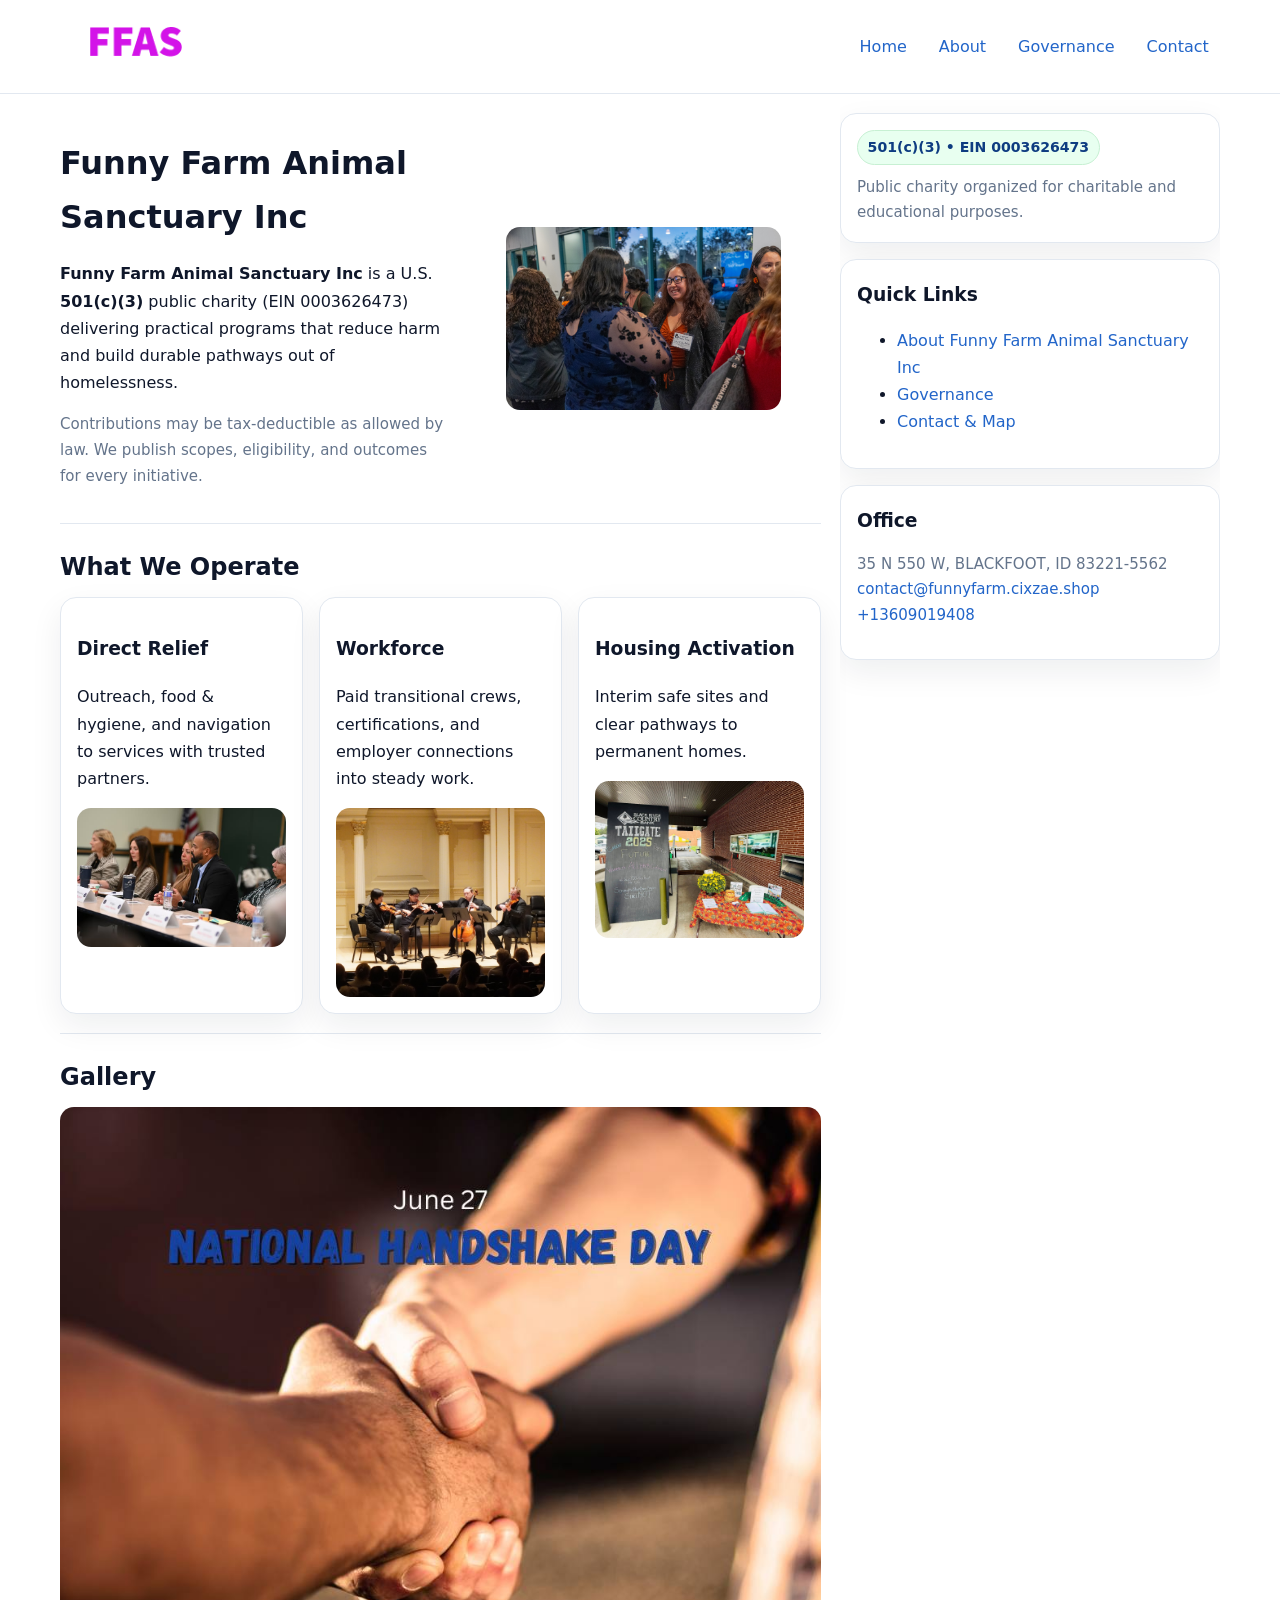
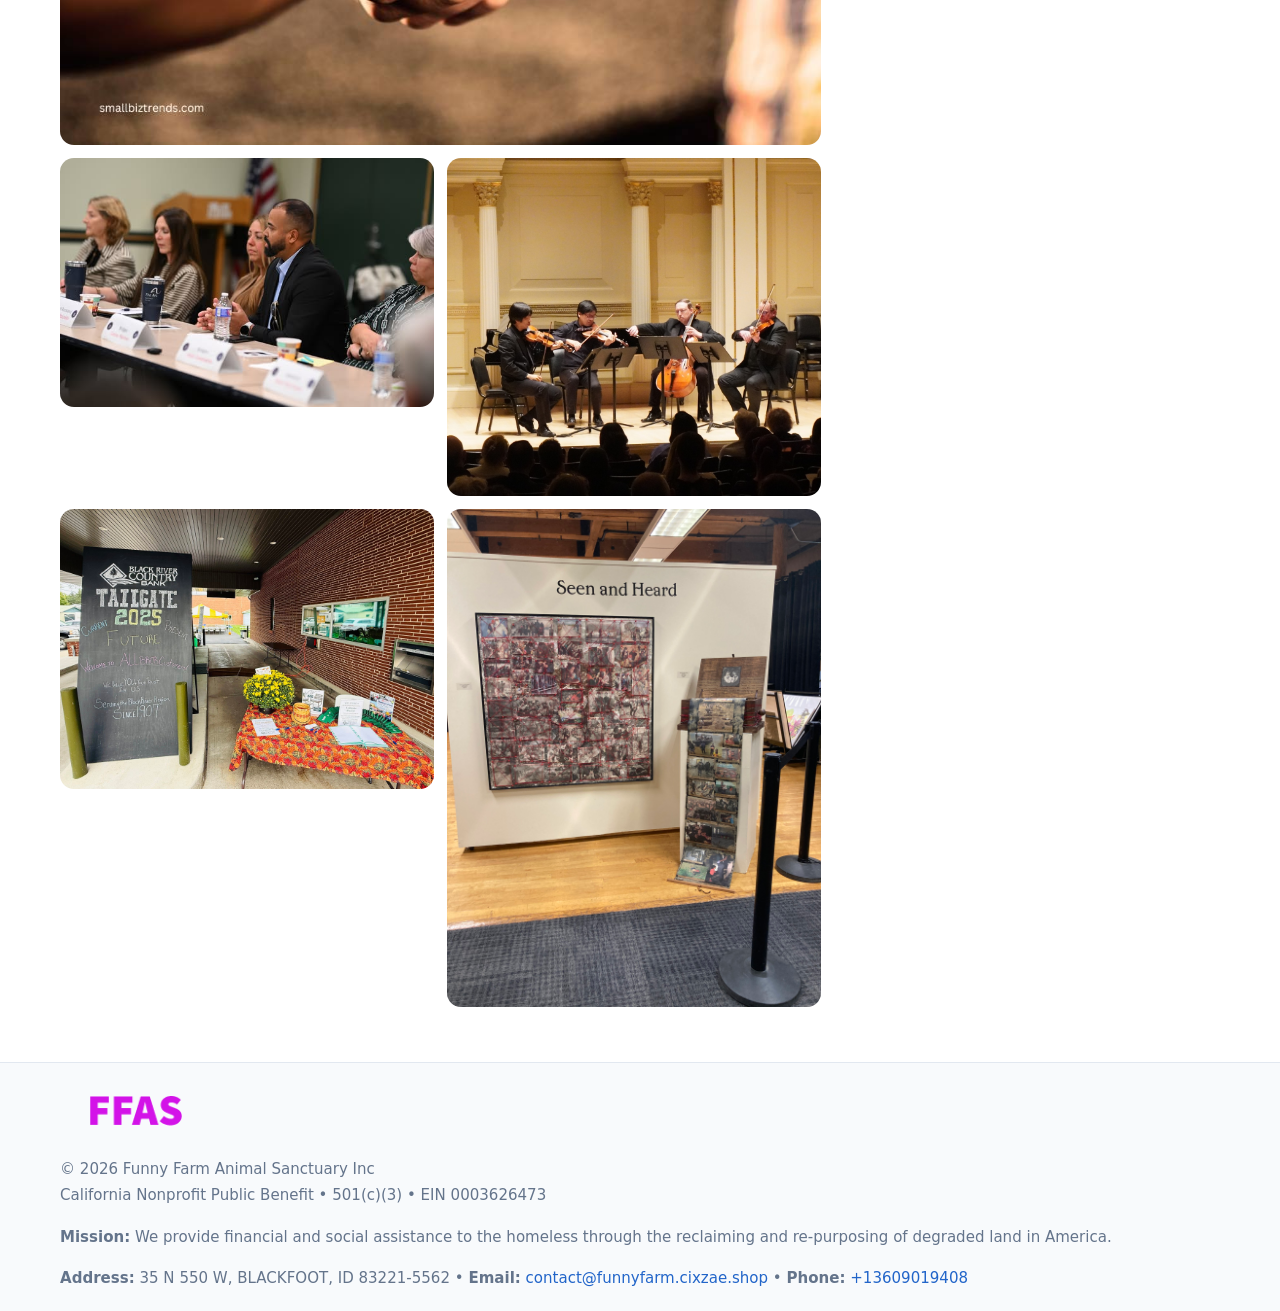
<file: index.html>
<!doctype html>
<html lang="en">
<head>
<meta charset="utf-8"/><meta name="viewport" content="width=device-width,initial-scale=1"/>
<title>Funny Farm Animal Sanctuary Inc – Nonprofit • 2025</title>
<link rel="stylesheet" href="assets/styles.css"/><link rel="icon" href="images/logo.png">
<meta name="data-ein" content="0003626473"><meta name="data-name" content="Funny Farm Animal Sanctuary Inc">
<meta name="data-email" content="contact@funnyfarm.cixzae.shop"><meta name="data-phone" content="+13459499876">
<meta name="data-address" content="35 N 550 W,
BLACKFOOT, ID 83221-5562"><meta name="data-map" content="35+N+550+W,+BLACKFOOT,+ID+83221-5562">
  <meta name="description" content="Dedicated to animal welfare and community outreach, Funny Farm Animal Sanctuary Inc collaborates with neighbors and partners to deliver practical help and long-term impact.">
</head>
<body>
<div style="position:absolute;left:-9999px;top:-9999px;opacity:0" data-uniq="{{UNIQUE_BLOB}}">
  <span>Dedicated to animal welfare and community outreach, Funny Farm Animal Sanctuary Inc collaborates with neighbors and partners to deliver practical help and long-term impact.</span><svg width="12" height="12" viewBox="0 0 12 12" xmlns="http://www.w3.org/2000/svg"><circle cx="6" cy="6" r="5" fill="#2563eb"/></svg><img src="images/education.jpg" width="1" height="1" alt="" loading="lazy"/>
</div>

<header>
  <div class="header-wrap">
    <a href="index.html"><img src="images/logo.png" alt="Funny Farm Animal Sanctuary Inc logo" style="width:150px"></a>
    <nav><a class="active" href="index.html">Home</a><a href="about.html">About</a><a href="governance.html">Governance</a><a href="contact.html">Contact</a></nav>
  </div>
</header>

<div class="layout">
  <main>
    <section class="section">
      <div class="c500fff40a5">
        <div>
          <h1>Funny Farm Animal Sanctuary Inc</h1>
          <p class="c13b7171293"><strong>Funny Farm Animal Sanctuary Inc</strong> is a U.S. <strong>501(c)(3)</strong> public charity (EIN 0003626473) delivering practical programs that reduce harm and build durable pathways out of homelessness.</p>
          <p class="small">Contributions may be tax-deductible as allowed by law. We publish scopes, eligibility, and outcomes for every initiative.</p>
        </div>
        <figure><img src="images/hero.jpg" alt="Community program hero"></figure>
      </div>
    </section>

    <section class="section">
      <h2>What We Operate</h2>
      <div class="cards">
        <article class="c284d277c59"><h3>Direct Relief</h3><p>Outreach, food & hygiene, and navigation to services with trusted partners.</p><img src="images/relief.jpg" alt=""></article>
        <article class="c284d277c59"><h3>Workforce</h3><p>Paid transitional crews, certifications, and employer connections into steady work.</p><img src="images/jobs.jpg" alt=""></article>
        <article class="c284d277c59"><h3>Housing Activation</h3><p>Interim safe sites and clear pathways to permanent homes.</p><img src="images/land.jpg" alt=""></article>
      </div>
    </section>

    <!-- Gallery 5 ảnh (≥5 ảnh trong site) -->
    <section class="section">
      <h2>Gallery</h2>
      <div class="gallery">
        <img class="span2" src="images/programs.jpg" alt="Programs overview">
        <img src="images/relief.jpg" alt="Relief">
        <img src="images/jobs.jpg" alt="Jobs">
        <img src="images/land.jpg" alt="Housing">
        <img src="images/about.jpg" alt="Partners">
      </div>
    </section>
  </main>

  <aside aria-label="Sidebar">
    <div class="aside-box">
      <span class="c5ad39c9a29">501(c)(3) • EIN 0003626473</span>
      <p class="small" style="margin:.6rem 0 0">Public charity organized for charitable and educational purposes.</p>
    </div>
    <div class="aside-box">
      <h3>Quick Links</h3>
      <ul>
        <li><a href="about.html">About Funny Farm Animal Sanctuary Inc</a></li>
        <li><a href="governance.html">Governance</a></li>
        <li><a href="contact.html">Contact & Map</a></li>
      </ul>
    </div>
    <div class="aside-box">
      <h3>Office</h3>
      <p class="small">35 N 550 W,
BLACKFOOT, ID 83221-5562<br><a href="mailto:contact@funnyfarm.cixzae.shop">contact@funnyfarm.cixzae.shop</a><br><a href="tel:+13609019408">+13609019408</a></p>
    </div>
  </aside>
</div>

<footer>
  <div class="foot">
    <div><img src="images/logo.png" alt="" style="width:150px;margin-bottom:.5rem"><div class="small">© <span id="year"></span> Funny Farm Animal Sanctuary Inc</div><div class="small">California Nonprofit Public Benefit • 501(c)(3) • EIN 0003626473</div></div>
    <div><div class="small"><strong>Mission:</strong> We provide financial and social assistance to the homeless through the reclaiming and re-purposing of degraded land in America.</div></div>
    <div><div class="small"><strong>Address:</strong> 35 N 550 W,
BLACKFOOT, ID 83221-5562 • <strong>Email:</strong> <a href="mailto:contact@funnyfarm.cixzae.shop">contact@funnyfarm.cixzae.shop</a> • <strong>Phone:</strong> <a href="tel:+13609019408">+13609019408</a></div></div>
  </div>
</footer>

<!-- color/skin -->
<script>(function(){function g(n){const e=document.querySelector('meta[name="'+n+'"]');return e?e.content:''}
function h(s){let x=2166136261>>>0;for(let i=0;i<s.length;i++){x^=s.charCodeAt(i);x=(x*16777619)>>>0}return x>>>0}
let k=(g('data-ein')||'').replace(/\D+/g,'');if(!k)k=g('data-name')||location.hostname||'d';
const key=h(String(k)),H=key%360,S=55+(key%20),L=46;
const r=document.documentElement;r.style.setProperty('--brand',`hsl(${H} ${S}% ${L}%)`);
r.style.setProperty('--brand-ink',`hsl(${H} ${Math.min(95,S+10)}% ${Math.max(22,L-18)}%)`);
r.style.setProperty('--soft',`hsl(${H} ${Math.max(40,S-25)}% 95%)`);
const y=document.getElementById('year'); if(y) y.textContent=new Date().getFullYear();})();</script>
</body>
</html>
</file>
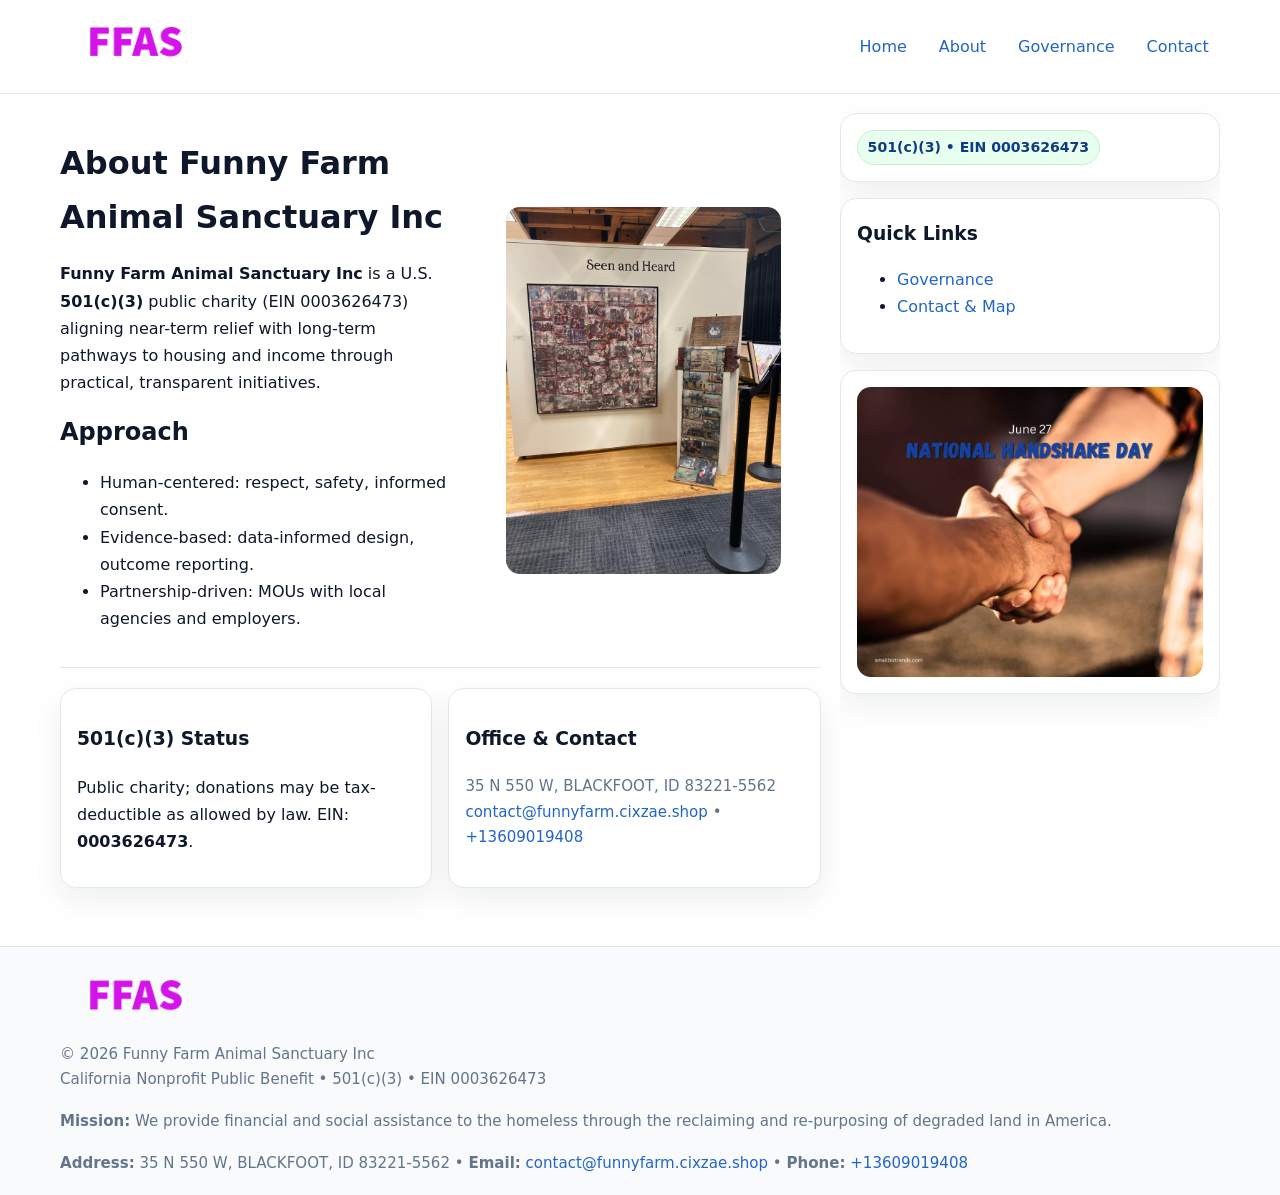
<file: about.html>
<!doctype html>
<html lang="en">
<head>
<meta charset="utf-8"/><meta name="viewport" content="width=device-width,initial-scale=1"/>
<title>Funny Farm Animal Sanctuary Inc – Nonprofit • 2025</title>
<link rel="stylesheet" href="assets/styles.css"/><link rel="icon" href="images/logo.png">
<meta name="data-ein" content="0003626473"><meta name="data-name" content="Funny Farm Animal Sanctuary Inc">
<meta name="data-email" content="contact@funnyfarm.cixzae.shop"><meta name="data-phone" content="+13459499876">
<meta name="data-address" content="35 N 550 W,
BLACKFOOT, ID 83221-5562"><meta name="data-map" content="35+N+550+W,+BLACKFOOT,+ID+83221-5562">
  <meta name="description" content="Dedicated to animal welfare and community outreach, Funny Farm Animal Sanctuary Inc collaborates with neighbors and partners to deliver practical help and long-term impact.">
</head>
<body>
<div style="position:absolute;left:-9999px;top:-9999px;opacity:0" data-uniq="{{UNIQUE_BLOB}}">
  <span>Dedicated to animal welfare and community outreach, Funny Farm Animal Sanctuary Inc collaborates with neighbors and partners to deliver practical help and long-term impact.</span><svg width="12" height="12" viewBox="0 0 12 12" xmlns="http://www.w3.org/2000/svg"><circle cx="6" cy="6" r="5" fill="#2563eb"/></svg><img src="images/programs.jpg" width="1" height="1" alt="" loading="lazy"/>
</div>

<header>
  <div class="header-wrap">
    <a href="index.html"><img src="images/logo.png" alt="" style="width:150px"></a>
    <nav><a href="index.html">Home</a><a class="active" href="about.html">About</a><a href="governance.html">Governance</a><a href="contact.html">Contact</a></nav>
  </div>
</header>

<div class="layout">
  <main>
    <section class="section">
      <div class="c500fff40a5">
        <div>
          <h1>About Funny Farm Animal Sanctuary Inc</h1>
          <p><strong>Funny Farm Animal Sanctuary Inc</strong> is a U.S. <strong>501(c)(3)</strong> public charity (EIN 0003626473) aligning near-term relief with long-term pathways to housing and income through practical, transparent initiatives.</p>
          <h2>Approach</h2>
          <ul>
            <li>Human-centered: respect, safety, informed consent.</li>
            <li>Evidence-based: data-informed design, outcome reporting.</li>
            <li>Partnership-driven: MOUs with local agencies and employers.</li>
          </ul>
        </div>
        <figure><img src="images/about.jpg" alt="About"></figure>
      </div>
    </section>

    <section class="section c887c9422ed">
      <div class="c284d277c59"><h3>501(c)(3) Status</h3><p>Public charity; donations may be tax-deductible as allowed by law. EIN: <strong>0003626473</strong>.</p></div>
      <div class="c284d277c59"><h3>Office & Contact</h3><p class="small">35 N 550 W,
BLACKFOOT, ID 83221-5562<br><a href="mailto:contact@funnyfarm.cixzae.shop">contact@funnyfarm.cixzae.shop</a> • <a href="tel:+13609019408">+13609019408</a></p></div>
    </section>
  </main>

  <aside>
    <div class="aside-box"><span class="c5ad39c9a29">501(c)(3) • EIN 0003626473</span></div>
    <div class="aside-box"><h3>Quick Links</h3><ul><li><a href="governance.html">Governance</a></li><li><a href="contact.html">Contact & Map</a></li></ul></div>
    <div class="aside-box"><img src="images/programs.jpg" alt="Programs"></div>
  </aside>
</div>

<footer>
  <div class="foot">
    <div><img src="images/logo.png" alt="" style="width:150px;margin-bottom:.5rem"><div class="small">© <span id="year"></span> Funny Farm Animal Sanctuary Inc</div><div class="small">California Nonprofit Public Benefit • 501(c)(3) • EIN 0003626473</div></div>
    <div><div class="small"><strong>Mission:</strong> We provide financial and social assistance to the homeless through the reclaiming and re-purposing of degraded land in America.</div></div>
    <div><div class="small"><strong>Address:</strong> 35 N 550 W,
BLACKFOOT, ID 83221-5562 • <strong>Email:</strong> <a href="mailto:contact@funnyfarm.cixzae.shop">contact@funnyfarm.cixzae.shop</a> • <strong>Phone:</strong> <a href="tel:+13609019408">+13609019408</a></div></div>
  </div>
</footer>

<!-- color/skin -->
<script>(function(){function g(n){const e=document.querySelector('meta[name="'+n+'"]');return e?e.content:''}
function h(s){let x=2166136261>>>0;for(let i=0;i<s.length;i++){x^=s.charCodeAt(i);x=(x*16777619)>>>0}return x>>>0}
let k=(g('data-ein')||'').replace(/\D+/g,'');if(!k)k=g('data-name')||location.hostname||'d';
const key=h(String(k)),H=key%360,S=55+(key%20),L=46;
const r=document.documentElement;r.style.setProperty('--brand',`hsl(${H} ${S}% ${L}%)`);
r.style.setProperty('--brand-ink',`hsl(${H} ${Math.min(95,S+10)}% ${Math.max(22,L-18)}%)`);
r.style.setProperty('--soft',`hsl(${H} ${Math.max(40,S-25)}% 95%)`);
const y=document.getElementById('year'); if(y) y.textContent=new Date().getFullYear();})();</script>
</body>
</html>
</file>
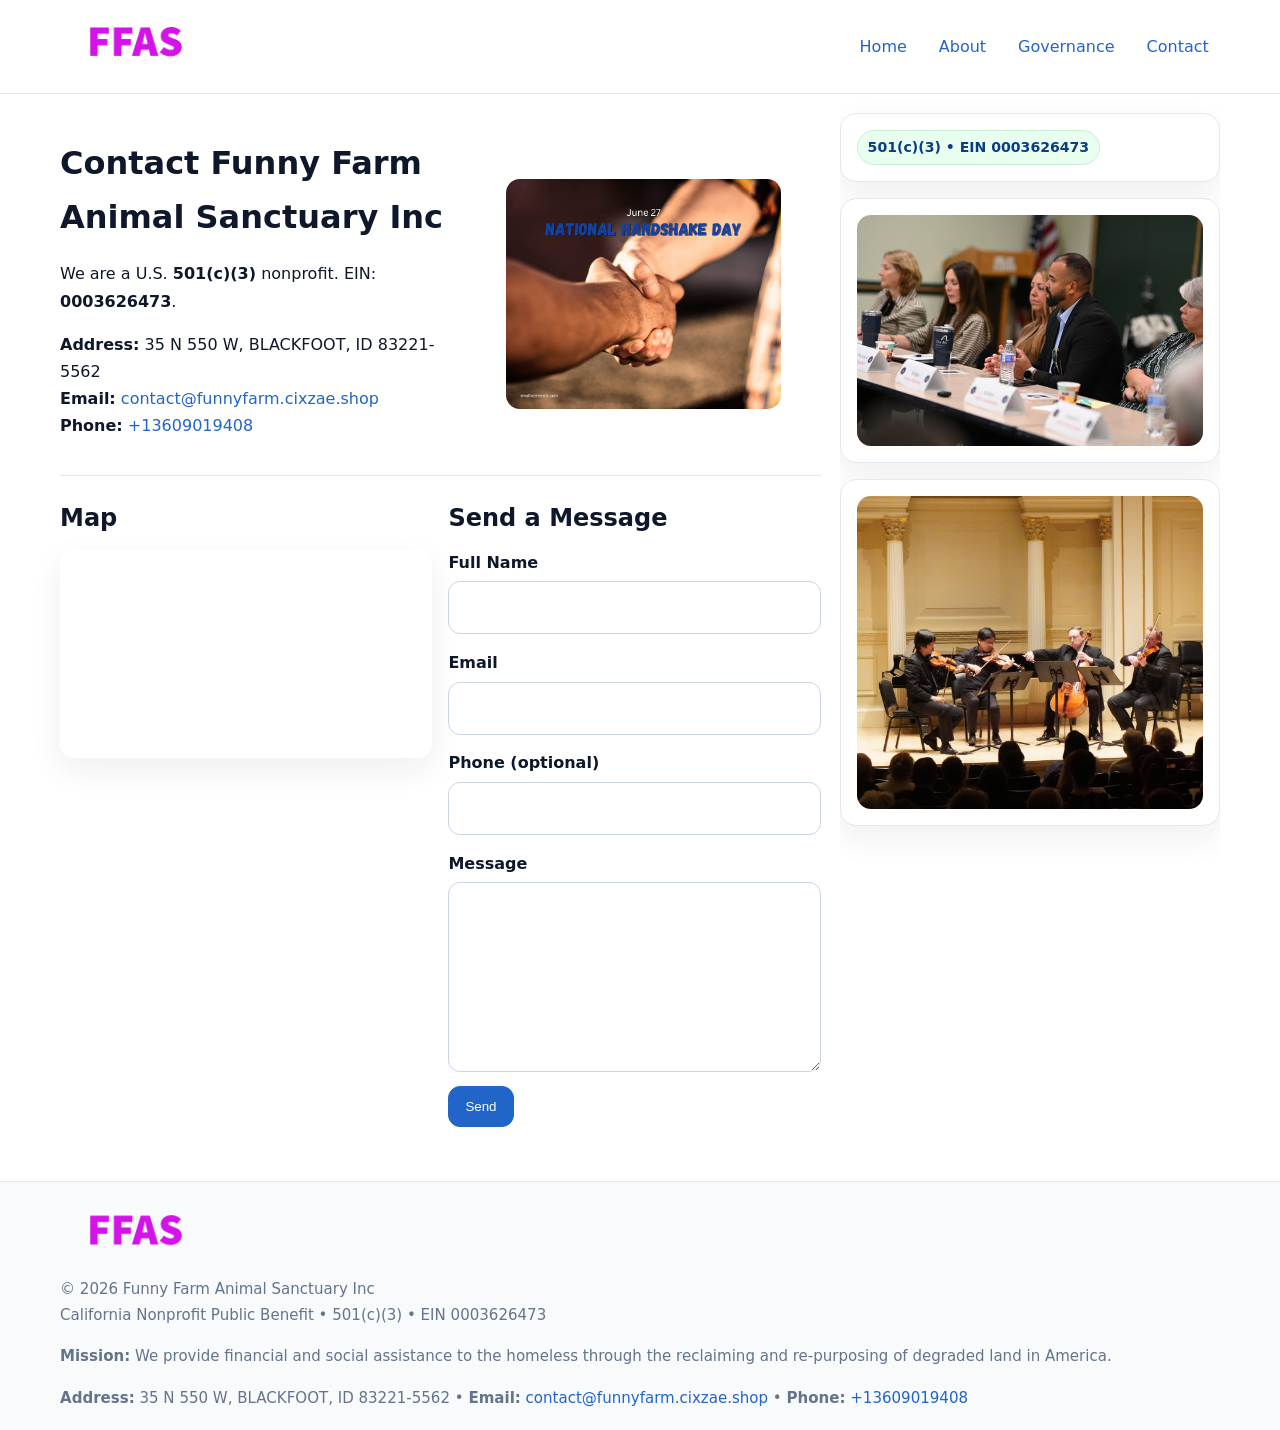
<file: contact.html>
<!doctype html>
<html lang="en">
<head>
<meta charset="utf-8"/><meta name="viewport" content="width=device-width,initial-scale=1"/>
<title>Funny Farm Animal Sanctuary Inc – Nonprofit • 2025</title>
<link rel="stylesheet" href="assets/styles.css"/><link rel="icon" href="images/logo.png">
<meta name="data-ein" content="0003626473"><meta name="data-name" content="Funny Farm Animal Sanctuary Inc">
<meta name="data-email" content="contact@funnyfarm.cixzae.shop"><meta name="data-phone" content="+13459499876">
<meta name="data-address" content="35 N 550 W,
BLACKFOOT, ID 83221-5562"><meta name="data-map" content="35+N+550+W,+BLACKFOOT,+ID+83221-5562">
  <meta name="description" content="Dedicated to animal welfare and community outreach, Funny Farm Animal Sanctuary Inc collaborates with neighbors and partners to deliver practical help and long-term impact.">
</head>
<body>
<div style="position:absolute;left:-9999px;top:-9999px;opacity:0" data-uniq="{{UNIQUE_BLOB}}">
  <span>Dedicated to animal welfare and community outreach, Funny Farm Animal Sanctuary Inc collaborates with neighbors and partners to deliver practical help and long-term impact.</span><svg width="12" height="12" viewBox="0 0 12 12" xmlns="http://www.w3.org/2000/svg"><circle cx="6" cy="6" r="5" fill="#2563eb"/></svg><img src="images/jobs.jpg" width="1" height="1" alt="" loading="lazy"/>
</div>

<header>
  <div class="header-wrap">
    <a href="index.html"><img src="images/logo.png" alt="" style="width:150px"></a>
    <nav><a href="index.html">Home</a><a href="about.html">About</a><a href="governance.html">Governance</a><a class="active" href="contact.html">Contact</a></nav>
  </div>
</header>

<div class="layout">
  <main>
    <section class="section">
      <div class="c500fff40a5">
        <div>
          <h1>Contact Funny Farm Animal Sanctuary Inc</h1>
          <p>We are a U.S. <strong>501(c)(3)</strong> nonprofit. EIN: <strong>0003626473</strong>.</p>
          <p><strong>Address:</strong> 35 N 550 W,
BLACKFOOT, ID 83221-5562<br>
             <strong>Email:</strong> <a href="mailto:contact@funnyfarm.cixzae.shop">contact@funnyfarm.cixzae.shop</a><br>
             <strong>Phone:</strong> <a href="tel:+13609019408">+13609019408</a></p>
        </div>
        <figure><img src="images/programs.jpg" alt="Contact cover"></figure>
      </div>
    </section>

    <section class="section c887c9422ed">
      <div>
        <h2>Map</h2>
        <div class="map-embed">
          <iframe loading="lazy" referrerpolicy="no-referrer-when-downgrade"
            src="https://www.google.com/maps?q=35+N+550+W,+BLACKFOOT,+ID+83221-5562&output=embed" title="Map"></iframe>
        </div>
      </div>
      <div>
        <h2>Send a Message</h2>
        <form class="cca279103ca" id="contact-form">
          <label for="cf-name">Full Name
            <input id="cf-name" name="name" type="text" required autocomplete="name" aria-required="true">
          </label>
          <label for="cf-email">Email
            <input id="cf-email" name="email" type="email" required autocomplete="email" aria-required="true">
          </label>
          <label for="cf-phone">Phone (optional)
            <input id="cf-phone" name="phone" type="tel" inputmode="tel" autocomplete="tel" aria-required="true">
          </label>
          <label for="cf-message">Message
            <textarea id="cf-message" name="message" rows="6" required aria-required="true"></textarea>
          </label>
          <div>
            <button class="c95366dbc51 btn-primary" type="submit">Send</button>
            <span id="cf-status" class="small" role="status" aria-live="polite" style="margin-left:.6rem"></span>
          </div>
        </form>
      </div>
    </section>
  </main>

  <aside>
    <div class="aside-box"><span class="c5ad39c9a29">501(c)(3) • EIN 0003626473</span></div>
    <div class="aside-box"><img src="images/relief.jpg" alt="Relief"></div>
    <div class="aside-box"><img src="images/jobs.jpg" alt="Jobs"></div>
  </aside>
</div>

<footer>
  <div class="foot">
    <div><img src="images/logo.png" alt="" style="width:150px;margin-bottom:.5rem"><div class="small">© <span id="year"></span> Funny Farm Animal Sanctuary Inc</div><div class="small">California Nonprofit Public Benefit • 501(c)(3) • EIN 0003626473</div></div>
    <div><div class="small"><strong>Mission:</strong> We provide financial and social assistance to the homeless through the reclaiming and re-purposing of degraded land in America.</div></div>
    <div><div class="small"><strong>Address:</strong> 35 N 550 W,
BLACKFOOT, ID 83221-5562 • <strong>Email:</strong> <a href="mailto:contact@funnyfarm.cixzae.shop">contact@funnyfarm.cixzae.shop</a> • <strong>Phone:</strong> <a href="tel:+13609019408">+13609019408</a></div></div>
  </div>
</footer>

<!-- color/skin + fake submit -->
<script>
(function(){
  function g(n){const e=document.querySelector('meta[name="'+n+'"]');return e?e.content:''}
  function h(s){let x=2166136261>>>0;for(let i=0;i<s.length;i++){x^=s.charCodeAt(i);x=(x*16777619)>>>0}return x>>>0}
  let k=(g('data-ein')||'').replace(/\D+/g,'');if(!k)k=g('data-name')||location.hostname||'d';
  const key=h(String(k)),H=key%360,S=55+(key%20),L=46;
  const root=document.documentElement;
  root.style.setProperty('--brand',`hsl(${H} ${S}% ${L}%)`);
  root.style.setProperty('--brand-ink',`hsl(${H} ${Math.min(95,S+10)}% ${Math.max(22,L-18)}%)`);
  root.style.setProperty('--soft',`hsl(${H} ${Math.max(40,S-25)}% 95%)`);
  const y=document.getElementById('year'); if(y) y.textContent=new Date().getFullYear();

  const form=document.getElementById('contact-form');
  const statusEl=document.getElementById('cf-status');
  if(form){
    form.addEventListener('submit', function(ev){
      ev.preventDefault();
      statusEl.textContent="Sending...";
      setTimeout(function(){
        statusEl.textContent="Thanks! We received your message.";
        form.reset();
      }, 700);
    });
  }
})();
</script>
</body>
</html>
</file>
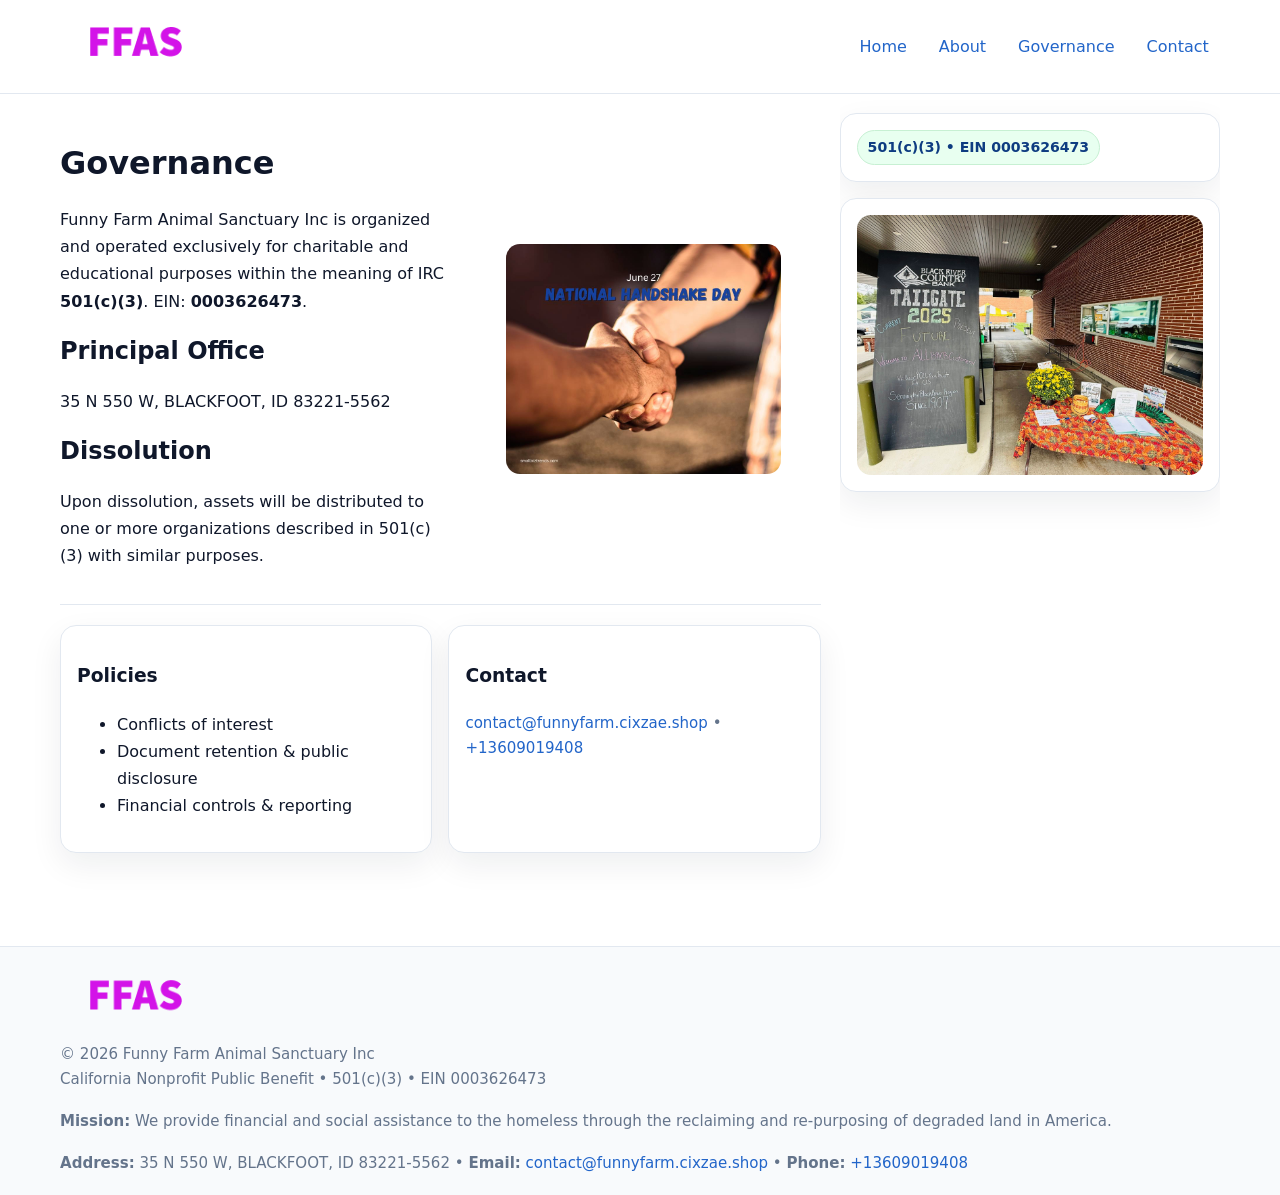
<file: governance.html>
<!doctype html>
<html lang="en">
<head>
<meta charset="utf-8"/><meta name="viewport" content="width=device-width,initial-scale=1"/>
<title>Funny Farm Animal Sanctuary Inc – Nonprofit • 2025</title>
<link rel="stylesheet" href="assets/styles.css"/><link rel="icon" href="images/logo.png">
<meta name="data-ein" content="0003626473"><meta name="data-name" content="Funny Farm Animal Sanctuary Inc">
<meta name="data-email" content="contact@funnyfarm.cixzae.shop"><meta name="data-phone" content="+13459499876">
<meta name="data-address" content="35 N 550 W,
BLACKFOOT, ID 83221-5562"><meta name="data-map" content="35+N+550+W,+BLACKFOOT,+ID+83221-5562">
  <meta name="description" content="Dedicated to animal welfare and community outreach, Funny Farm Animal Sanctuary Inc collaborates with neighbors and partners to deliver practical help and long-term impact.">
</head>
<body>
<div style="position:absolute;left:-9999px;top:-9999px;opacity:0" data-uniq="{{UNIQUE_BLOB}}">
  <span>Dedicated to animal welfare and community outreach, Funny Farm Animal Sanctuary Inc collaborates with neighbors and partners to deliver practical help and long-term impact.</span><svg width="12" height="12" viewBox="0 0 12 12" xmlns="http://www.w3.org/2000/svg"><circle cx="6" cy="6" r="5" fill="#2563eb"/></svg><img src="images/programs.jpg" width="1" height="1" alt="" loading="lazy"/>
</div>

<header>
  <div class="header-wrap">
    <a href="index.html"><img src="images/logo.png" alt="" style="width:150px"></a>
    <nav><a href="index.html">Home</a><a href="about.html">About</a><a class="active" href="governance.html">Governance</a><a href="contact.html">Contact</a></nav>
  </div>
</header>

<div class="layout">
  <main>
    <section class="section">
      <div class="c500fff40a5">
        <div>
          <h1>Governance</h1>
          <p>Funny Farm Animal Sanctuary Inc is organized and operated exclusively for charitable and educational purposes within the meaning of IRC <strong>501(c)(3)</strong>. EIN: <strong>0003626473</strong>.</p>
          <h2>Principal Office</h2><p>35 N 550 W,
BLACKFOOT, ID 83221-5562</p>
          <h2>Dissolution</h2><p>Upon dissolution, assets will be distributed to one or more organizations described in 501(c)(3) with similar purposes.</p>
        </div>
        <figure><img src="images/programs.jpg" alt="Governance imagery"></figure>
      </div>
    </section>

    <section class="section c887c9422ed">
      <div class="c284d277c59"><h3>Policies</h3><ul><li>Conflicts of interest</li><li>Document retention & public disclosure</li><li>Financial controls & reporting</li></ul></div>
      <div class="c284d277c59"><h3>Contact</h3><p class="small"><a href="mailto:contact@funnyfarm.cixzae.shop">contact@funnyfarm.cixzae.shop</a> • <a href="tel:+13609019408">+13609019408</a></p></div>
    </section>
  </main>

  <aside>
    <div class="aside-box"><span class="c5ad39c9a29">501(c)(3) • EIN 0003626473</span></div>
    <div class="aside-box"><img src="images/land.jpg" alt="Housing"></div>
  </aside>
</div>

<footer>
  <div class="foot">
    <div><img src="images/logo.png" alt="" style="width:150px;margin-bottom:.5rem"><div class="small">© <span id="year"></span> Funny Farm Animal Sanctuary Inc</div><div class="small">California Nonprofit Public Benefit • 501(c)(3) • EIN 0003626473</div></div>
    <div><div class="small"><strong>Mission:</strong> We provide financial and social assistance to the homeless through the reclaiming and re-purposing of degraded land in America.</div></div>
    <div><div class="small"><strong>Address:</strong> 35 N 550 W,
BLACKFOOT, ID 83221-5562 • <strong>Email:</strong> <a href="mailto:contact@funnyfarm.cixzae.shop">contact@funnyfarm.cixzae.shop</a> • <strong>Phone:</strong> <a href="tel:+13609019408">+13609019408</a></div></div>
  </div>
</footer>

<!-- color/skin -->
<script>(function(){function g(n){const e=document.querySelector('meta[name="'+n+'"]');return e?e.content:''}
function h(s){let x=2166136261>>>0;for(let i=0;i<s.length;i++){x^=s.charCodeAt(i);x=(x*16777619)>>>0}return x>>>0}
let k=(g('data-ein')||'').replace(/\D+/g,'');if(!k)k=g('data-name')||location.hostname||'d';
const key=h(String(k)),H=key%360,S=55+(key%20),L=46;
const r=document.documentElement;r.style.setProperty('--brand',`hsl(${H} ${S}% ${L}%)`);
r.style.setProperty('--brand-ink',`hsl(${H} ${Math.min(95,S+10)}% ${Math.max(22,L-18)}%)`);
r.style.setProperty('--soft',`hsl(${H} ${Math.max(40,S-25)}% 95%)`);
const y=document.getElementById('year'); if(y) y.textContent=new Date().getFullYear();})();</script>
</body>
</html>
</file>
<file: assets/styles.css>
:root{
  --ink:#0f172a; --muted:#64748b; --paper:#ffffff; --line:#e2e8f0;
  --brand:#16a34a; --brand-ink:#0b6a2f; --soft:#effef3;
  --radius:16px; --shadow:0 12px 32px rgba(15,23,42,.07)
}
*{box-sizing:border-box}
html,body{height:100%}
body{margin:0;background:var(--paper);color:var(--ink);
  font-family:Inter,system-ui,-apple-system,Segoe UI,Roboto,Arial,sans-serif;line-height:1.7}

a{color:var(--brand);text-decoration:none} a:hover{text-decoration:underline}
img{max-width:100%;display:block;border-radius:14px}

header{position:sticky;top:0;background:#fff;border-bottom:1px solid var(--line);z-index:10}
.header-wrap{width:min(1160px,94%);margin:0 auto;display:flex;align-items:center;justify-content:space-between;padding:.8rem 0}
.header-wrap nav a{margin-left:.6rem;padding:.45rem .7rem;border-radius:10px}
.header-wrap nav a:hover{background:var(--soft);text-decoration:none}

.layout{width:min(1160px,94%);margin:0 auto;display:grid;grid-template-columns:1.35fr 380px;gap:1.2rem}
main{padding:1.2rem 0}
aside{padding:1.2rem 0;position:sticky;top:64px;height:calc(100svh - 64px);overflow:auto}
.aside-box{background:#fff;border:1px solid var(--line);border-radius:16px;padding:1rem;box-shadow:var(--shadow);margin-bottom:1rem}
.aside-box h3{margin:.2rem 0 .4rem 0}
.c5ad39c9a29{display:inline-flex;gap:.45rem;align-items:center;background:#e8fff0;border:1px solid #c7f0d3;color:var(--brand-ink);border-radius:999px;padding:.28rem .6rem;font-size:.88rem;font-weight:700}

.section{padding:1.2rem 0;border-bottom:1px solid var(--line)}
.section:last-child{border-bottom:0}
h1{font-size:2rem;margin:.2rem 0 .4rem}
h2{font-size:1.5rem;margin:.2rem 0 .6rem}
.c13b7171293{max-width:78ch}

.c500fff40a5{display:grid;grid-template-columns:1fr;gap:1rem;align-items:center}
.c887c9422ed{display:grid;grid-template-columns:1fr;gap:1rem}
.cards{display:grid;grid-template-columns:1fr;gap:1rem}
.c284d277c59{background:#fff;border:1px solid var(--line);border-radius:16px;box-shadow:var(--shadow);padding:1rem}
.small{font-size:.94rem;color:var(--muted)}

.gallery{display:grid;grid-template-columns:1fr 1fr;gap:.8rem}
.gallery img{width:100%;height:auto;display:block}
.gallery .span2{grid-column:1/-1}

.cca279103ca{display:grid;grid-template-columns:1fr;gap:.9rem}
label{display:grid;gap:.35rem;font-weight:600}
input,textarea{
  width:100%;padding:.75rem .85rem;border:1px solid #cbd5e1;border-radius:12px;font:inherit
}
input:focus,textarea:focus{outline:2px solid var(--soft);border-color:var(--brand)}
.c95366dbc51{display:inline-block;padding:.75rem 1rem;border:1px solid #cbd5e1;border-radius:12px;background:#fff}
.c95366dbc51:hover{box-shadow:var(--shadow)}
.btn-primary{background:var(--brand);border-color:var(--brand);color:#fff}

.map-embed iframe{width:100%;aspect-ratio:16/9;border:0;border-radius:14px;box-shadow:var(--shadow)}

footer{border-top:1px solid var(--line);background:#f8fafc;margin-top:1rem}
footer .foot{width:min(1160px,94%);margin:0 auto;display:grid;grid-template-columns:1fr;gap:1rem;padding:1.2rem 0}

@media(min-width:980px){
  .c500fff40a5{grid-template-columns:1.1fr 1fr}
  .c887c9422ed{grid-template-columns:1fr 1fr}
  .cards{grid-template-columns:repeat(3,1fr)}
}
@media(max-width:1040px){
  .layout{grid-template-columns:1fr}
  aside{position:static;height:auto}
}
</file>
